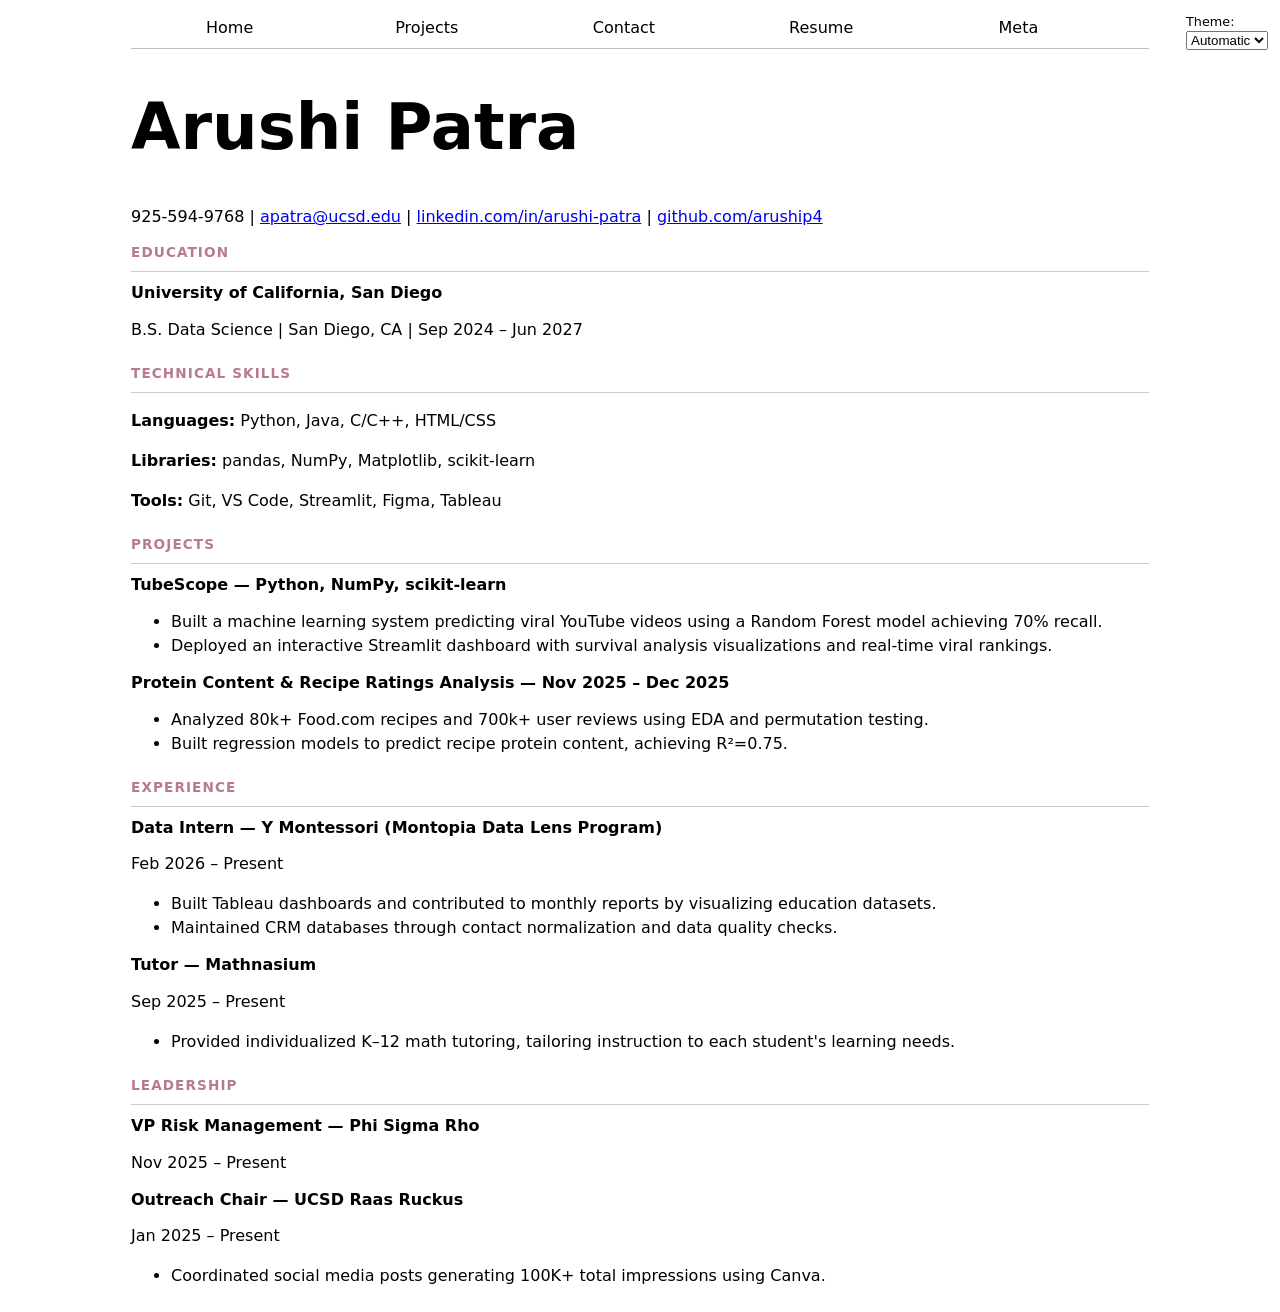
<file: resume/index.html>
<!DOCTYPE html>
<html lang="en">
<head>
    <meta charset="UTF-8">
    <meta name="viewport" content="width=device-width, initial-scale=1.0">
    <title>Resume - Arushi Patra</title>
    <link rel="stylesheet" href="../style.css">
    <script type="module" src="../global.js"></script>
</head>
<body class="resume">
    <!-- <nav>
        <a href="../index.html">Home</a>
        <a href="../projects/">Projects</a>
        <a href="../contact/">Contact</a>
        <a href="../resume/">Resume</a>
        <a href="https://github.com/aruship4">Arushi's Github Portfolio</a>
    </nav> -->

    <h1>Arushi Patra</h1>
    <p>
        925-594-9768 |
        <a href="mailto:apatra@ucsd.edu">apatra@ucsd.edu</a> |
        <a href="https://linkedin.com/in/arushi-patra" target="_blank">linkedin.com/in/arushi-patra</a> |
        <a href="https://github.com/aruship4" target="_blank">github.com/aruship4</a>
    </p>

    <section>
        <h2>Education</h2>
        <hr>
        <h3>University of California, San Diego</h3>
        <p>B.S. Data Science | San Diego, CA | Sep 2024 – Jun 2027</p>
    </section>

    <section>
        <h2>Technical Skills</h2>
        <hr>
        <p><strong>Languages:</strong> Python, Java, C/C++, HTML/CSS</p>
        <p><strong>Libraries:</strong> pandas, NumPy, Matplotlib, scikit-learn</p>
        <p><strong>Tools:</strong> Git, VS Code, Streamlit, Figma, Tableau</p>
    </section>

    <section>
        <h2>Projects</h2>
        <hr>
        <h3>TubeScope — Python, NumPy, scikit-learn</h3>
        <ul>
            <li>Built a machine learning system predicting viral YouTube videos using a Random Forest model achieving 70% recall.</li>
            <li>Deployed an interactive Streamlit dashboard with survival analysis visualizations and real-time viral rankings.</li>
        </ul>

        <h3>Protein Content & Recipe Ratings Analysis — Nov 2025 – Dec 2025</h3>
        <ul>
            <li>Analyzed 80k+ Food.com recipes and 700k+ user reviews using EDA and permutation testing.</li>
            <li>Built regression models to predict recipe protein content, achieving R²=0.75.</li>
        </ul>
    </section>

    <section>
        <h2>Experience</h2>
        <hr>
        <h3>Data Intern — Y Montessori (Montopia Data Lens Program)</h3>
        <p>Feb 2026 – Present</p>
        <ul>
            <li>Built Tableau dashboards and contributed to monthly reports by visualizing education datasets.</li>
            <li>Maintained CRM databases through contact normalization and data quality checks.</li>
        </ul>

        <h3>Tutor — Mathnasium</h3>
        <p>Sep 2025 – Present</p>
        <ul>
            <li>Provided individualized K–12 math tutoring, tailoring instruction to each student's learning needs.</li>
        </ul>
    </section>

    <section>
        <h2>Leadership</h2>
        <hr>
        <h3>VP Risk Management — Phi Sigma Rho</h3>
        <p>Nov 2025 – Present</p>

        <h3>Outreach Chair — UCSD Raas Ruckus</h3>
        <p>Jan 2025 – Present</p>
        <ul>
            <li>Coordinated social media posts generating 100K+ total impressions using Canva.</li>
        </ul>
    </section>

</body>
</html>
</file>
<file: style.css>
body {
  /* Set line height to 1.5 times the font size
       and use the OS’s UI font as the website font
     */
  background-color: canvas;
  color: canvastext;
  font: 100%/1.5 system-ui;
  max-width: 100ch;
  margin-inline: max(1em, (100% - 100ch) / 2);  
}

nav {
--border-color: oklch(50% 10% 200 / 40%);
display: flex;
border-bottom: 1px solid;
border-bottom-color: var(--border-color);
margin-bottom: 1rem;
padding-right: 2rem;

}

nav a {
flex: 1;
text-decoration: none;
color: inherit;
text-align: center;
padding: 0.5em;
}

nav a.current {
border-bottom: 0.4em solid oklch(80% 3% 200);
padding-bottom: 0.1em;
font-weight: bold;

}

:root {
--color-accent: oklch(65% 20% 0);
}

html {
accent-color: var(--color-accent);
color-scheme: light dark;
}

nav a:hover {
text-decoration: none;
background-color: color-mix(in oklch, var(--color-accent), canvas 85%);
border-bottom: 0.4em solid var(--color-accent);
}

form {
display: grid;
grid-template-columns: auto 1fr;
gap: 1em;
}

label {
display: grid;
grid-template-columns: subgrid;
grid-column: 1 / -1;
align-items: center;
}

input,
textarea {
width: 100%;
box-sizing: border-box;
}

button {
grid-column: 1 / -1;
}

.projects{
display: grid; 
grid-template-columns: repeat(auto-fill, minmax(15em, 1fr));
gap: 1rem;

}

.projects article {
display: grid;
grid-template-rows: subgrid;
grid-row: span 3;
gap: 1em;
}
/* projects */
.project-details {
display: flex;
flex-direction: column;
gap: 0.5em;
}

.project-details p:last-child {

font-family: Baskerville, serif;
font-variant-numeric: oldstyle-nums;
}

#projects-pie-plot {
max-width: 20em;
margin-block: 2em;

overflow: visible;
flex-shrink: 0;

&:has(path:hover) {
  path:not(:hover) {
    opacity: 0.5;
  }
}
path {
  transition: 300ms;
  cursor: pointer;
}
}

.projects img {
width: 100%;
height: 200px;
object-fit: cover;
border-radius: 8px;
}

h1 {
font-size: 400%;
}

h1, h2, h3, h4, h5, h6 {
line-height: 1.1;
text-wrap: balance;
}

/* resume */
.resume section {
margin-bottom: 1.5rem;
}

.resume section h2 {
font-size: 0.85rem;
text-transform: uppercase;
letter-spacing: 0.08em;
color: var(--color-accent);
}

.resume section hr {
border: none;
border-top: 1.5px solid currentColor;
opacity: 0.2;
margin-bottom: 0.5rem;
}

.resume section h3 {
font-size: 1rem;
margin-top: 0.75rem;
}

.color-scheme {
position: absolute;
top: 0.75rem;
right: 0.75rem;
font-size: 80%;
}


/*legend*/

.legend {
display: grid;
grid-template-columns: repeat(auto-fill, minmax(9em, 1fr));
list-style: none;
padding: 1em;
border: 1px solid oklch(50% 10% 200 / 40%);
gap: 1em;
flex: 1;
}

.legend-item {
display: flex;
align-items: center;
gap: 0.5em;
}

.swatch {
display: inline-block;
width: 1em;
aspect-ratio: 1 / 1;
background-color: var(--color);
border-radius: 50%;
}

.container {
display: flex;
align-items: center;
gap: 2em;
}


.selected {
--color: oklch(60% 45% 0) !important;

&:is(path) {
  fill: var(--color);
}
}

.stats {
display: grid;
grid-template-columns: repeat(auto-fit, minmax(140px, 1fr));
gap: 1rem;
padding: 1rem;
border: 1px solid oklch(50% 10% 200 / 40%);
border-radius: 12px;
}

.stats dt {
font-size: 0.75rem;
text-transform: uppercase;
letter-spacing: 0.05em;
color: color-mix(in oklch, canvastext, canvas 40%);
grid-row: 1;
}

.stats dd {
margin: 0.25rem 0 0;
font-size: 1.5rem;
font-weight: normal;
grid-row: 2;
}

dl.info {
display: grid;
grid-template-columns: auto 1fr;
gap: 0.25rem 1rem;

margin: 0;
transition-duration: 500ms;
transition-property: opacity, visibility;
}

dl.info dt {
margin: 0;
font-size: 0.85rem;
color: #666;
font-weight: 500;
}

dl.info dd {
margin: 0;
font-weight: 700;
}

dl.info[hidden]:not(:hover, :focus-within) {
opacity: 0;
visibility: hidden;
}

.tooltip {
position: fixed;
top: 1em;
left: 1em;
background-color: rgba(255, 255, 255, 0.8);
backdrop-filter: blur(6px);

border: 1px solid rgba(0, 0, 0, 0.1);
border-radius: 10px;

padding: 0.75rem 1rem;

box-shadow: 0 6px 20px rgba(0, 0, 0, 0.15);

font-size: 0.85rem;
pointer-events: none;

max-width: 220px;

}

circle {
transition: 200ms;
transform-origin: center;
transform-box: fill-box;
@starting-style {
    r: 0;
}
}



circle:hover {
transform: scale(1.5);
}

@keyframes marching-ants {
to {
  stroke-dashoffset: -8; /* 5 + 3 */
}
}

.selection {
fill-opacity: 0.1;
stroke: black;
stroke-opacity: 0.7;
stroke-dasharray: 5 3;
animation: marching-ants 2s linear infinite;
}

circle.selected {
fill: #ff6b6b;
}


.time-filter label {
display: flex;
align-items: baseline;
gap: 1rem;
}

#commit-slider-time {
margin-left: auto;
}


#files {
display: grid;
grid-template-columns: 1fr 4fr;

> div {
  grid-column: 1 / -1;
  display: grid;
  grid-template-columns: subgrid;
}

dt {
  grid-column: 1;
}

dd {
  grid-column: 2;
}
}

#files small {
display: block;
opacity: 0.7;
font-size: 0.8em;
}

.loc {
display: flex;
width: 0.5em;
aspect-ratio: 1;
background: var(--color);
border-radius: 50%;
}

#files dd {
grid-column: 2;
display: flex;
flex-wrap: wrap;
align-items: start;
align-content: start;
gap: 0.15em;
padding-top: 0.6em;
margin-left: 0;
}

.stats {
align-items: start;
}


#scrolly-1 {
  position: relative;
  display: flex;
  gap: 1rem;

  > * {
    flex: 1;
  }
}

#scatter-story {
  position: relative;
}

#scatter-plot {
  position: sticky;
  top: 0;
  left: 0;
  bottom: auto;
  height: 50vh;
}

.step {
  padding-block: 4rem;
  border-bottom: 1px solid oklch(50% 10% 200 / 40%);
}
</file>
